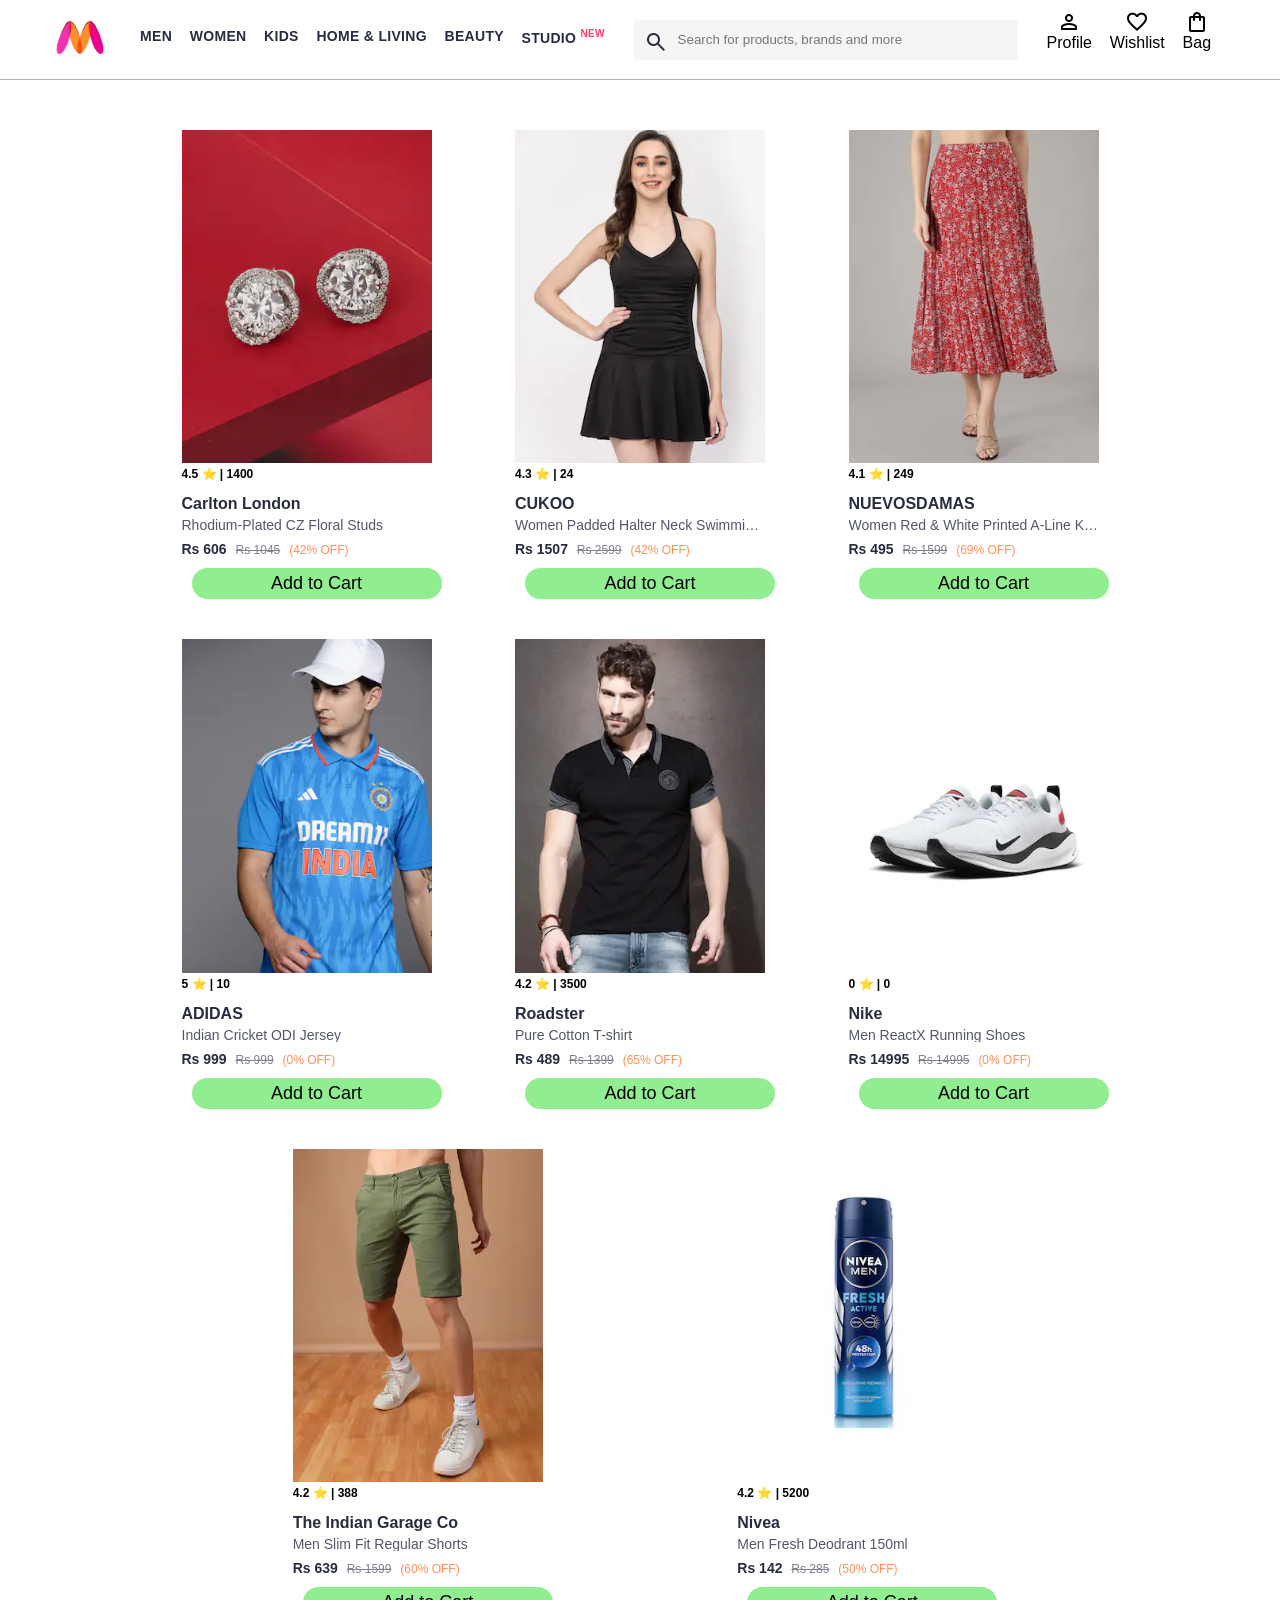
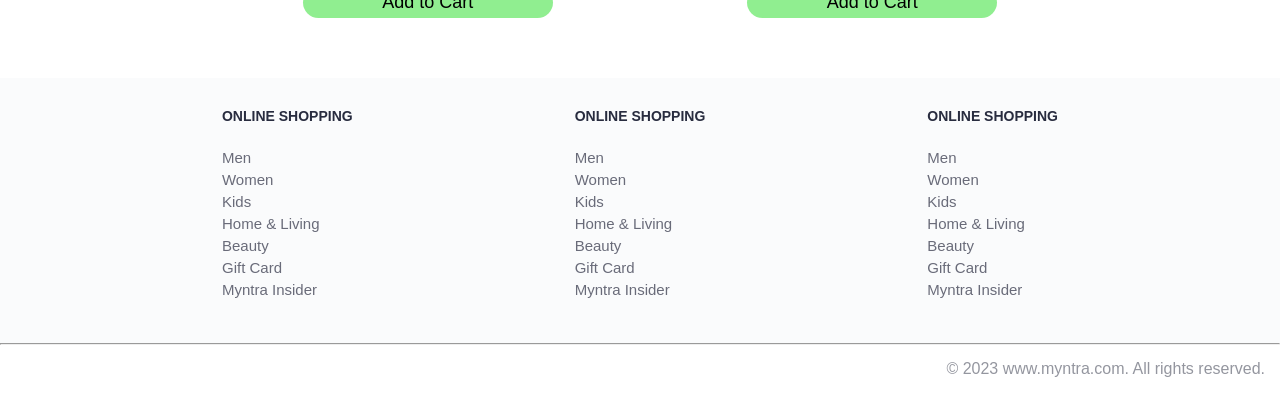
<file: index.html>
<!DOCTYPE html>
<html lang="en">
<head>
    <title>Myntra Functional Clone</title>
    <link rel="stylesheet" href="css/index.css">
    <link rel="stylesheet" href="https://fonts.googleapis.com/css2?family=Material+Symbols+Outlined:opsz,wght,FILL,GRAD@20..48,100..700,0..1,-50..200" />
</head>
<body>
    <header>
        <div class="logo_container">
            <a href="#"><img class="myntra_home" src="images/myntra_logo.webp" alt="Myntra Home"></a>
        </div>
        <nav class="nav_bar">
            <a href="#">Men</a>
            <a href="#">Women</a>
            <a href="#">Kids</a>
            <a href="#">Home & Living</a>
            <a href="#">Beauty</a>
            <a href="#">Studio <sup>New</sup></a>
        </nav>
        <div class="search_bar">
            <span class="material-symbols-outlined search_icon">search</span>
            <input class="search_input" placeholder="Search for products, brands and more">
        </div>
        <div class="action_bar">
            <div class="action_container">
                <span class="material-symbols-outlined action_icon">person</span>
                <span class="action_name">Profile</span>
            </div>

            <div class="action_container">
                <span class="material-symbols-outlined action_icon">favorite</span>
                <span class="action_name">Wishlist</span>
            </div>

            <a class="action_container" href="pages/bag.html">
                <span class="material-symbols-outlined action_icon">shopping_bag </span>
                <span class="action_name">Bag</span>
                <span class="bag-item-count">0</span>
            </a>
        </div>
    </header>
    <main>
        <div class="items-container">
            
        </div>
    </main>
    <footer>
        <div class="footer_container">
            <div class="footer_column">
                <h3>ONLINE SHOPPING</h3>

                <a href="#">Men</a>
                <a href="#">Women</a>
                <a href="#">Kids</a>
                <a href="#">Home & Living</a>
                <a href="#">Beauty</a>
                <a href="#">Gift Card</a>
                <a href="#">Myntra Insider</a>
            </div>

            <div class="footer_column">
                <h3>ONLINE SHOPPING</h3>

                <a href="#">Men</a>
                <a href="#">Women</a>
                <a href="#">Kids</a>
                <a href="#">Home & Living</a>
                <a href="#">Beauty</a>
                <a href="#">Gift Card</a>
                <a href="#">Myntra Insider</a>
            </div>

            <div class="footer_column">
                <h3>ONLINE SHOPPING</h3>

                <a href="#">Men</a>
                <a href="#">Women</a>
                <a href="#">Kids</a>
                <a href="#">Home & Living</a>
                <a href="#">Beauty</a>
                <a href="#">Gift Card</a>
                <a href="#">Myntra Insider</a>
            </div>
        </div>
        <hr>

        <div class="copyright">
            © 2023 www.myntra.com. All rights reserved.
        </div>
    </footer>
    <script src="./data/items.js"></script>
    <script src="./scripts/index.js"></script>
</body>
</html>
</file>
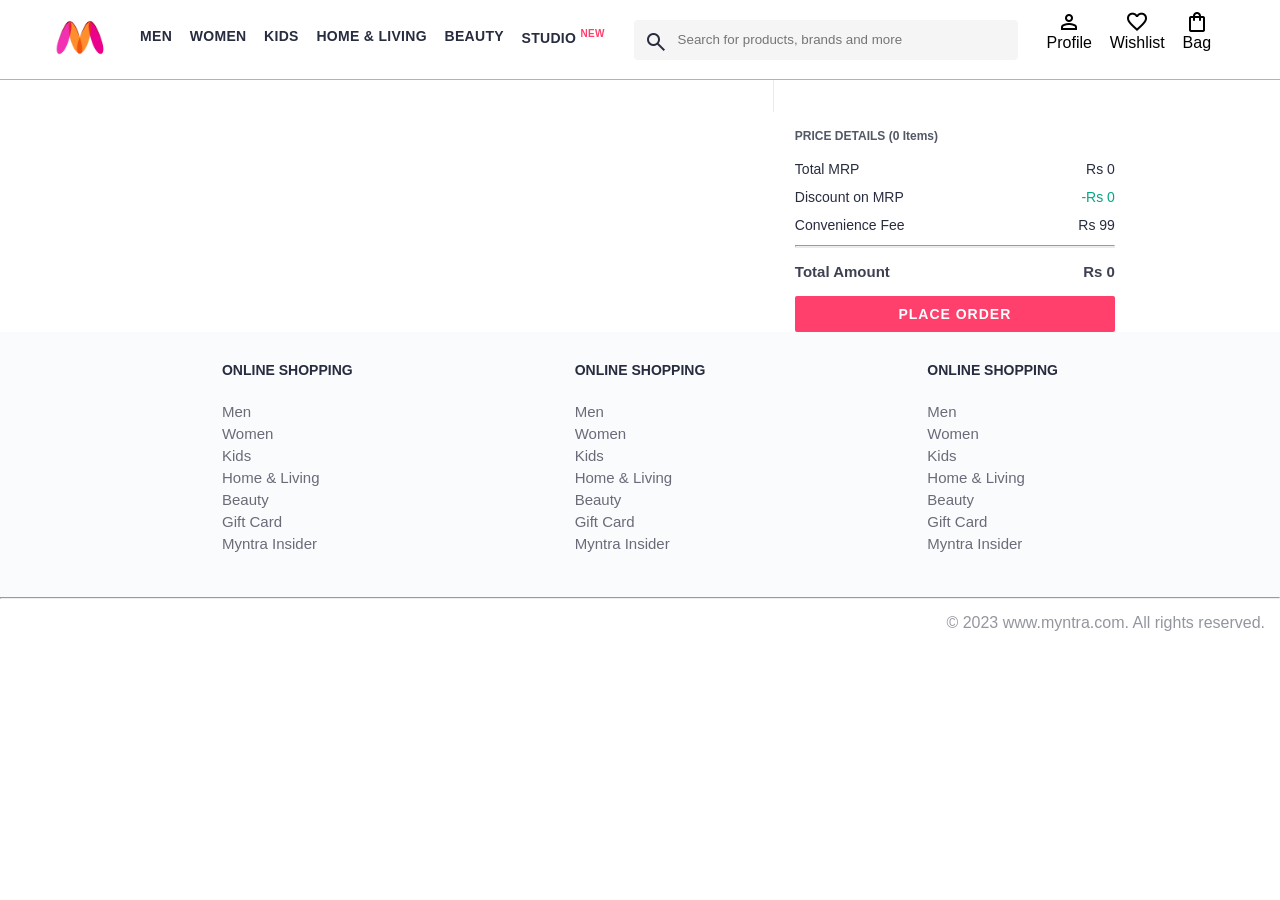
<file: pages/bag.html>
<!DOCTYPE html>
<html lang="en">
<head>
    <title>Myntra Clone</title>
    <link rel="stylesheet" href="../css/index.css">
    <link rel="stylesheet" href="../css/bag.css">
    <link rel="stylesheet" href="https://fonts.googleapis.com/css2?family=Material+Symbols+Outlined:opsz,wght,FILL,GRAD@20..48,100..700,0..1,-50..200" />
</head>
<body>
    <header>
        <div class="logo_container">
            <a href="#"><img class="myntra_home" src="../images/myntra_logo.webp" alt="Myntra Home"></a>
        </div>
        <nav class="nav_bar">
            <a href="#">Men</a>
            <a href="#">Women</a>
            <a href="#">Kids</a>
            <a href="#">Home & Living</a>
            <a href="#">Beauty</a>
            <a href="#">Studio <sup>New</sup></a>
        </nav>
        <div class="search_bar">
            <span class="material-symbols-outlined search_icon">search</span>
            <input class="search_input" placeholder="Search for products, brands and more">
        </div>
        <div class="action_bar">
            <div class="action_container">
                <span class="material-symbols-outlined action_icon">person</span>
                <span class="action_name">Profile</span>
            </div>

            <div class="action_container">
                <span class="material-symbols-outlined action_icon">favorite</span>
                <span class="action_name">Wishlist</span>
            </div>

            <div class="action_container">
                <span class="material-symbols-outlined action_icon">shopping_bag</span>
                <span class="action_name">Bag</span>
                <span class="bag-item-count">0</span>
            </div>
        </div>
    </header>
    <main>
      <div class="bag-page">
        <div class="bag-items-container">
          

        </div>
        <div class="bag-summary">
          
        </div>

      </div>
    </main>
    <footer>
        <div class="footer_container">
            <div class="footer_column">
                <h3>ONLINE SHOPPING</h3>

                <a href="#">Men</a>
                <a href="#">Women</a>
                <a href="#">Kids</a>
                <a href="#">Home & Living</a>
                <a href="#">Beauty</a>
                <a href="#">Gift Card</a>
                <a href="#">Myntra Insider</a>
            </div>

            <div class="footer_column">
                <h3>ONLINE SHOPPING</h3>

                <a href="#">Men</a>
                <a href="#">Women</a>
                <a href="#">Kids</a>
                <a href="#">Home & Living</a>
                <a href="#">Beauty</a>
                <a href="#">Gift Card</a>
                <a href="#">Myntra Insider</a>
            </div>

            <div class="footer_column">
                <h3>ONLINE SHOPPING</h3>

                <a href="#">Men</a>
                <a href="#">Women</a>
                <a href="#">Kids</a>
                <a href="#">Home & Living</a>
                <a href="#">Beauty</a>
                <a href="#">Gift Card</a>
                <a href="#">Myntra Insider</a>
            </div>
        </div>
        <hr>

        <div class="copyright">
            © 2023 www.myntra.com. All rights reserved.
        </div>
    </footer>
    <script src="../data/items.js"></script>
    <script src="../scripts/index.js"></script>
    <script src="../scripts/bag.js"></script>
</body>
</html>
</file>
<file: css/index.css>
/***************** Item Page CSS **************************/
/*.action_container {
    text-decoration: none;
}
a.action_container:link {
    color:black;
}
.item-details {
    cursor: pointer;
    width: 250px;
    margin: 10px;
}
.stars {
    font-size: 12px;
    font-weight: 700;
    text-align: left;
}
.company {
    font-size: 18px;
    font-weight: 700;
    line-height: 1;
    color: #282c3f;
    margin-bottom: 6px;
    overflow: hidden;
    text-overflow: ellipsis;
    white-space: nowrap;
    margin-top: 20px;
}
.item-name {
    color: #535766;
    font-size: 16px;
    line-height: 1;
    margin-bottom: 0;
    margin-top: 0;
    overflow: hidden;
    text-overflow: ellipsis;
    white-space: nowrap;
    font-weight: 400;
    display: block;
}
.price-container {
    margin-top: 10px;
}
.current-price {
    font-size: 14px;
    font-weight: 700;
    color: #282c3f;
}
.original-price {
    text-decoration: line-through;
    color: #7e818c;
    font-weight: 400;
    margin-left: 5px;
    font-size: 12px;
}
.discount-percentage {
    color: #ff905a;
    font-weight: 400;
    font-size: 12px;
    margin-left: 5px;
}
.btn-bag {
    background-color: lightgreen;
    border: none;
    padding: 5px 15px;
    border-radius: 10px;
    width: 100%;
    margin-top: 7px;
    font-size: 20px;
    cursor: pointer;
}
.bag-items {
    background-color: #f16565;
    white-space: nowrap;
    text-align: center;
    line-height: 18px;
    padding: 0 6px;
    height: 18px;
    position: relative;
    border-radius: 50%;
    font-size: 12px;
    color: #fff;
    left: 13px;
    top: -44px;
    font-weight: 700;
    cursor: pointer;
}*/

* {
    margin: 0;
    padding: 0;
    font-family: Assistant,-apple-system,BlinkMacSystemFont,Segoe UI,Roboto,Helvetica,Arial,sans-serif;
    box-sizing: border-box;
}
header {
    display: flex;
    background-color: #ffffff;
    height: 80px;
    justify-content: space-between;
    align-items: center;
    border-bottom: 1px solid #b6b1b1;
}
.myntra_home {
    height: 45px;
}
.logo_container {
    margin-left: 4%;
}
.action_bar {
    margin-right: 4%;
}
.nav_bar {
    display: flex;
    min-width: 500px;
    justify-content: space-evenly;
}
.nav_bar a {
    font-size: 14px;
    letter-spacing: .3px;
    color: #282c3f;
    font-weight: 700;
    text-transform: uppercase;
    text-decoration: none;
    padding: 27px 0;
    border-bottom: 5px solid #ffffff;
}
.nav_bar a:hover {
    border-bottom: 4px solid #f54e77;
}
a{
    color: #000000;
    text-decoration: none;
}
.nav_bar a sup {
    color: #ff3f6c;
    font-size: 10px;
}

.search_bar {
    height: 40px;
    min-width: 200px;
    width: 30%;
    display: flex;
    align-items: center;
}
.search_icon {
    box-sizing: content-box;
    height: 20px;
    padding: 10px;

    background-color: #f5f5f6;
    color: #282c3f;
    font-weight: 300;
    border-radius: 4px 0 0 4px;
}
.search_input {
    color: #696e79;
    background-color: #f5f5f6;
    flex-grow: 1;
    height: 40px;
    border: 0;
    border-radius: 0 4px 4px 0;
}

.action_bar {
    display: flex;
    min-width: 200px;
    justify-content: space-evenly;
}

.action_container {
    display: flex;
    flex-direction: column;
    align-items: center;
}

/* Main section */
.banner_container {
    margin: 40px 0;
}
.banner_image {
    width: 100%;
}

.category_heading {
    text-transform: uppercase;
    color: #3e4152;
    letter-spacing: .15em;
    font-size: 1.8em;
    margin: 50px 0 10px 30px;
    max-height: 5em;
    font-weight: 700;
}

.category-items {
    width: 80%;
    margin: 50px 10%;
    display: flex;
    flex-wrap: wrap;
    justify-content: space-evenly;
}

.sale_item {
    width: 250px;
}

.footer_container {
    padding: 30px 0px 40px 0px;
    background: #FAFBFC;
    display: flex;
    justify-content: space-evenly;
}

.footer_column {
    display: flex;
    flex-direction: column;
}

.footer_column h3 {
    color: #282c3f;
    font-size: 14px;
    margin-bottom: 25px;
}

.footer_column a {
    color: #696b79;
    font-size: 15px;
    text-decoration: none;
    padding-bottom: 5px;
}

.copyright {
    color: #94969f;
    text-align: end;
    padding: 15px;
}



.items-container{
    width:80%;
    margin:50px 10%;
    display: flex;
    flex-wrap: wrap;
    gap:30px;
    justify-content:space-evenly;
    align-items: center;
}


.item-container{
    width:250px;
}
.item-img{
    width:100%;
}

.rating{
    font-weight: 700;
    font-size: 12px;
}

.company-name{
    font-size: 16px;
    font-weight: 700;
    line-height: 1;
    color: #282c3f;
    margin-bottom: 6px;
    overflow: hidden;
    text-overflow: ellipsis;
    white-space: nowrap;
    margin-top: 15px;
}
.item-name{
    
    color: #535766;
    font-size: 14px;
    line-height: 1;
    margin-bottom: 0;
    margin-top: 0;
    overflow: hidden;
    text-overflow: ellipsis;
    white-space: nowrap;
    font-weight: 400;
    display: block;

}

.price{
    margin-top:10px;
    font-size: 14px;
    line-height: 15px;
    color: #282c3f;
    white-space: nowrap;
}
.current-price{
    font-size: 14px;
    font-weight: 700;
    color: #282c3f;
}
.original-price{
    text-decoration: line-through;
    color: #7e818c;
    font-weight: 400;
    margin-left: 5px;
    font-size: 12px;
}
.discount{
    color: #ff905a;
    font-weight: 400;
    font-size: 12px;
    margin-left: 5px;
}

.btn-add-bag{
    padding:5px 0px;
    border:none;
    width: 100%;
    background-color: lightgreen;
    border-radius: 50px;
   /* box-shadow:1px 1px 5px; */
    margin:10px;
    font-size: 18px;
    cursor: pointer;
}

.btn-add-bag:hover{
    background-color: rgb(118, 190, 118);
}


.bag-item-count{
    background-color: #f16565;
    white-space: nowrap;
    text-align: center;
    line-height: 18px;
    padding: 0 6px;
    height: 18px;
    position: relative;
    border-radius: 50%;
    font-size: 12px;
    color: #fff;
    left: 13px;
    top: -44px;
    font-weight: 700;
    cursor: pointer;
}
</file>
<file: css/bag.css>
.bag-items-container {
  display: inline-block;
  width: 64%;
  padding-right: 20px;
  border-right: 1px solid #eaeaec;
  padding-top: 32px;
  color: #282c3f;
  font-size: 13px;
  line-height: 1.42857143;
}

.bag-page {
  width: 75%;
  margin-left: 12.5%;
}

.bag-summary {
  vertical-align: top;
  display: inline-block;
  width: 35%;
  padding: 24px 0 0 16px;
  color: #282c3f;
  font-size: 13px;
  line-height: 1.42857143;
}

.bag-details-container {
  margin-bottom: 16px;
}

.price-header {
  font-size: 12px;
  font-weight: 700;
  margin: 24px 0 16px;
  color: #535766;
}

.price-item {
  margin-bottom: 12px;
  line-height: 16px;
  font-size: 14px;
  color: #282c3f;
}

.price-item-value {
  float: right;
}

.priceDetail-base-discount {
  color: #03a685;
}

.price-footer {
  font-weight: 700;
  font-size: 15px;
  padding-top: 16px;
  border-top: 1px solid #eaeaec;
  color: #3e4152;
  line-height: 16px;
}

.btn-place-order {
  width: 100%;
  letter-spacing: 1px;
  font-size: 14px;
  font-weight: 600;
  border-radius: 2px;
  border-width: 0px;
  padding: 10px 16px;
  background-color: rgb(255, 63, 108);
  color: rgb(255, 255, 255);
  cursor: pointer;
}

.bag-item-container {
  margin-bottom: 8px;
  background: #fff;
  font-size: 14px;
  border: 1px solid #eaeaec;
  border-radius: 4px;
  position: relative;
  padding: 12px 12px 0;
}

.item-left-part {
  position: absolute;
  background: rgb(255, 242, 223);
  height: 148px;
  width: 111px;
}

.item-right-part {
  padding-left: 12px;
  position: relative;
  min-height: 148px;
  margin-left: 111px;
  margin-bottom: 12px;
}

.bag-item-img {
  width: 100%;
}

.return-period {
  display: inline-flex;
  font-size: 14px;
  padding-top: 8px;
}

.return-period-days {
  font-weight: 700;
  margin-right: 4px;
}

.delivery-details {
  margin-top: 5px;
  color: #282c3f;
  font-size: 12px;
  letter-spacing: -.1px;
  margin-bottom: 8px;
  line-height: 15px;
}

.delivery-details-days {
  color: #03a685;
}

.remove-from-cart {
  position: absolute;
  font-size: 25px;
  top: 10px;
  right: 18px;
  width: 14px;
  height: 14px;
  cursor: pointer;
}
</file>
